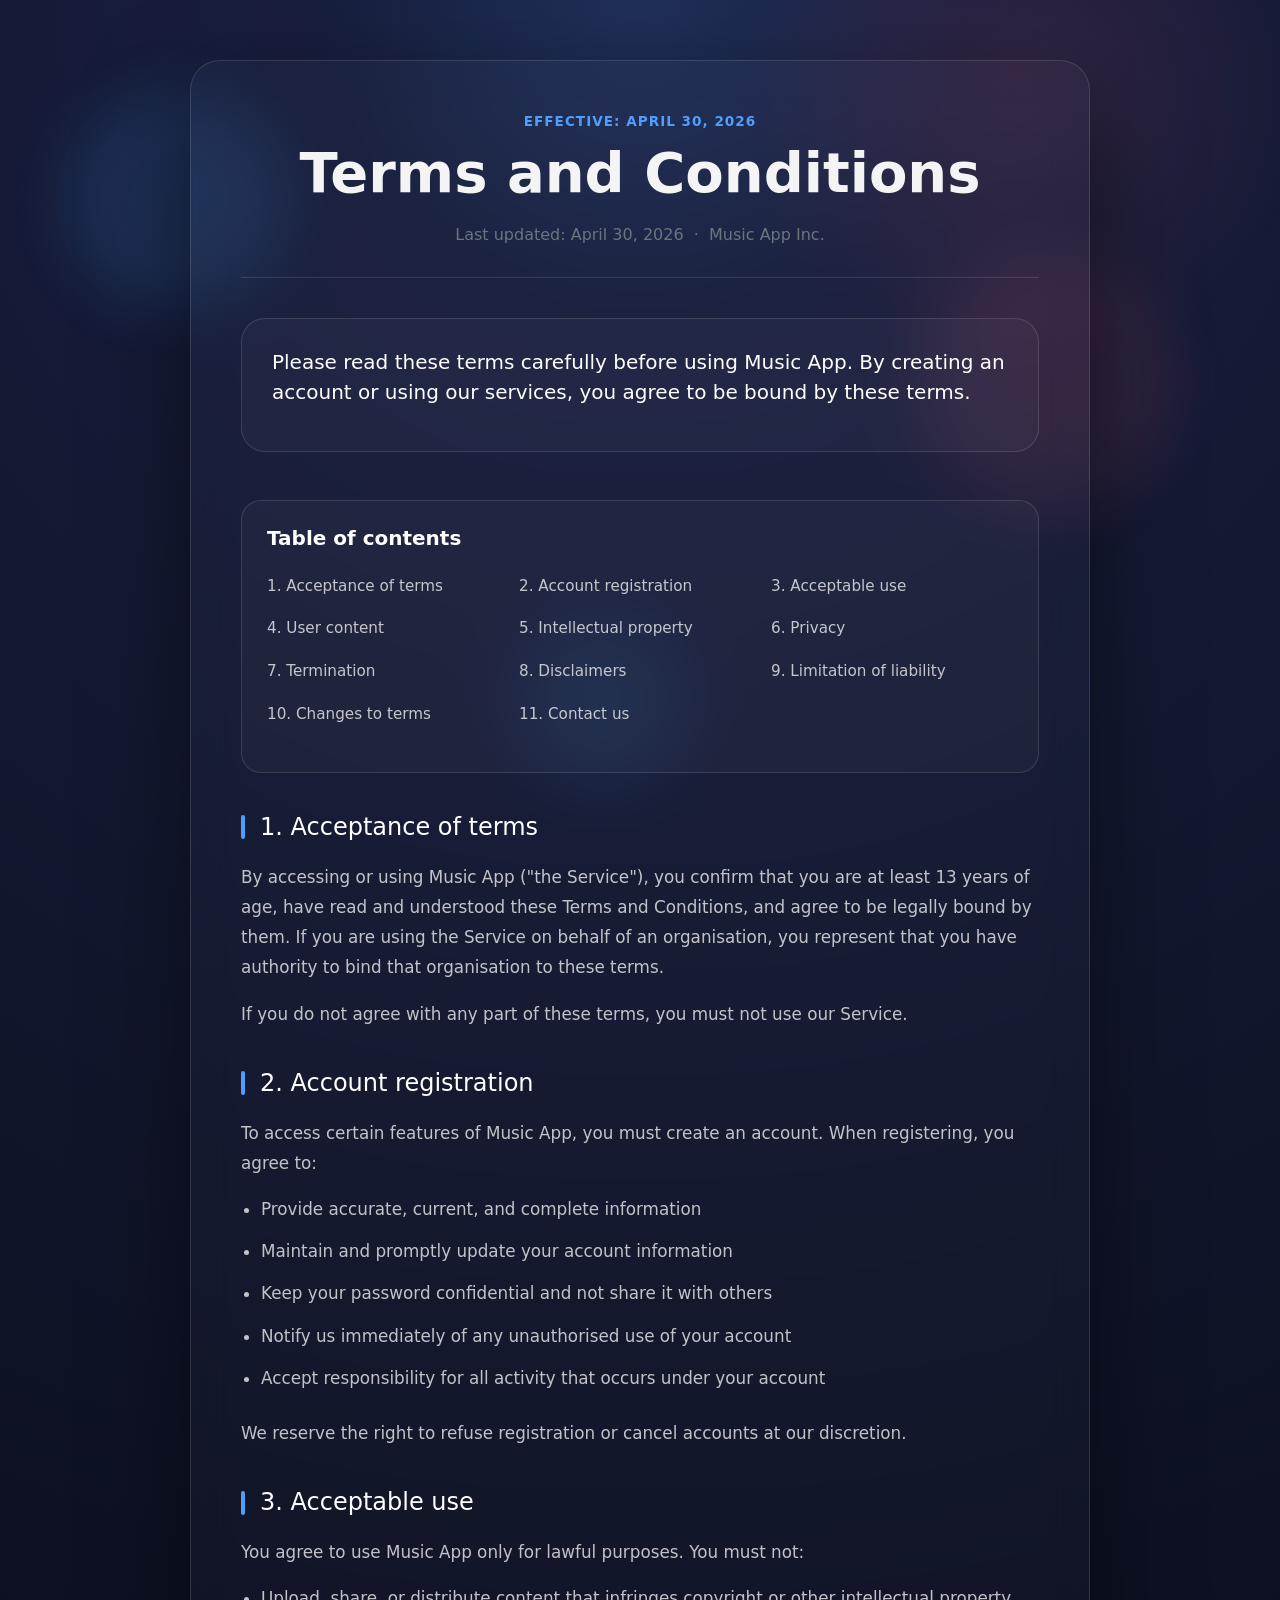
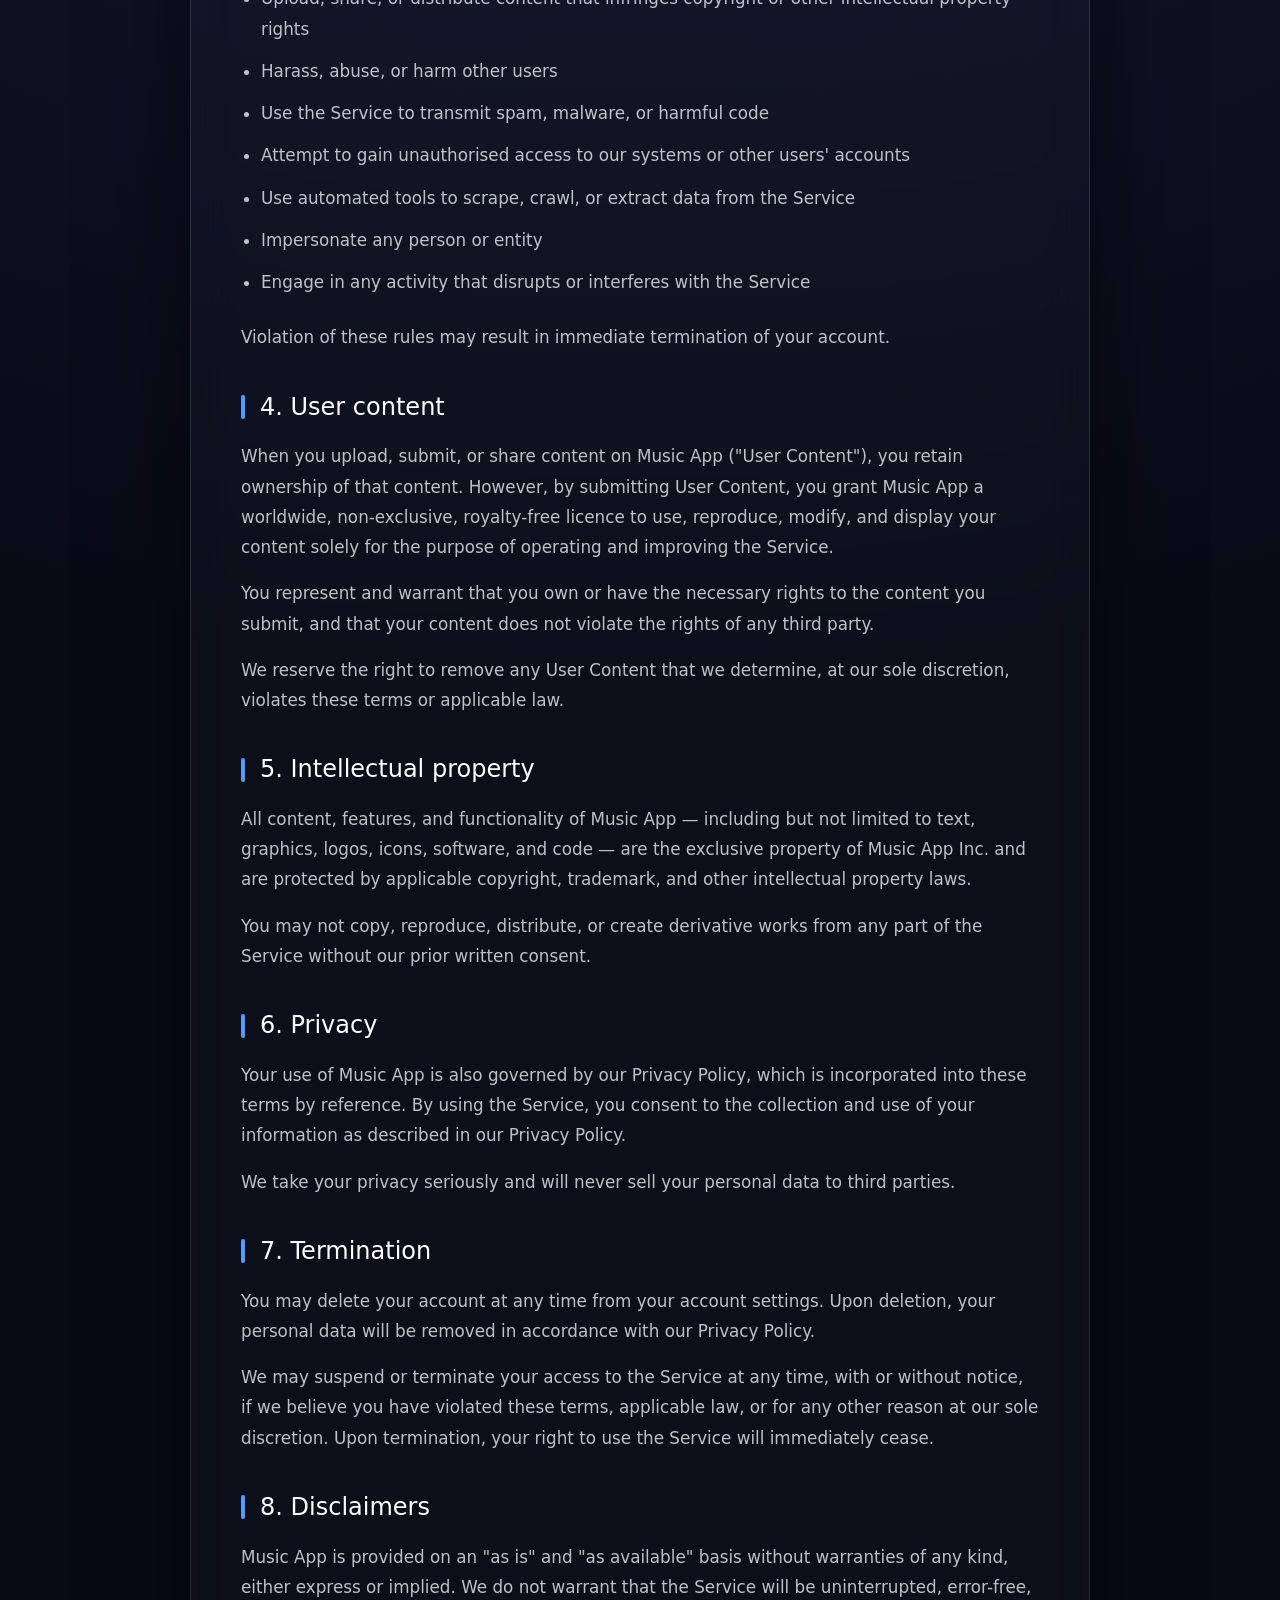
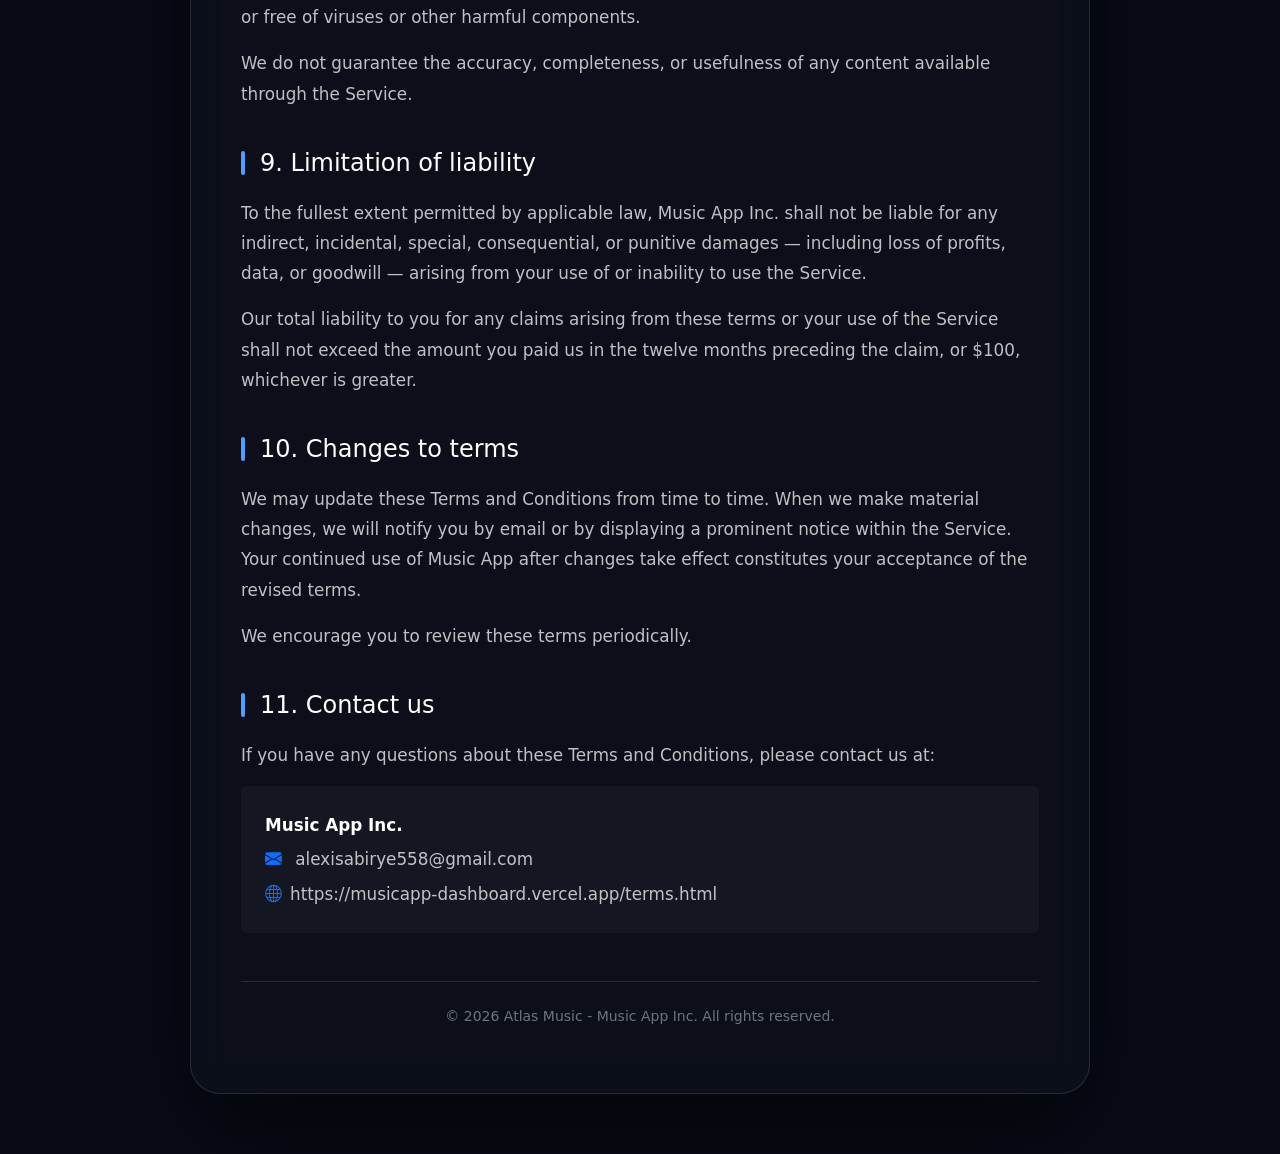
<file: terms.html>
<!DOCTYPE html>
<html lang="en">

<head>
    <meta charset="UTF-8">
    <meta name="viewport" content="width=device-width, initial-scale=1.0">
    <title>Terms and Conditions - Atlas Music</title>
    <link href="https://cdn.jsdelivr.net/npm/bootstrap@5.3.0/dist/css/bootstrap.min.css" rel="stylesheet">
    <!-- Bootstrap Icons -->
    <link href="https://cdn.jsdelivr.net/npm/bootstrap-icons@1.10.5/font/bootstrap-icons.css" rel="stylesheet">
    <link rel="stylesheet" href="styles.css">
    <style>
        .terms-container {
            max-width: 900px;
            margin: 60px auto;
            padding: 50px;
            background: rgba(255, 255, 255, 0.02);
            backdrop-filter: blur(20px);
            -webkit-backdrop-filter: blur(20px);
            border: 1px solid var(--glass-border);
            border-radius: 30px;
            box-shadow: 0 40px 100px rgba(0, 0, 0, 0.5);
            animation: fadeIn 0.8s ease-out;
        }

        @keyframes fadeIn {
            from {
                opacity: 0;
                transform: translateY(20px);
            }

            to {
                opacity: 1;
                transform: translateY(0);
            }
        }

        .terms-header {
            border-bottom: 1px solid var(--glass-border);
            padding-bottom: 30px;
            margin-bottom: 40px;
        }

        .effective-date {
            color: var(--primary-color);
            font-weight: 600;
            text-transform: uppercase;
            font-size: 0.85rem;
            letter-spacing: 1px;
        }

        .terms-content h2 {
            font-size: 1.5rem;
            margin-top: 40px;
            margin-bottom: 20px;
            color: #fff;
            display: flex;
            align-items: center;
        }

        .terms-content h2::before {
            content: '';
            display: inline-block;
            width: 4px;
            height: 24px;
            background: var(--primary-color);
            margin-right: 15px;
            border-radius: 2px;
        }

        .terms-content p,
        .terms-content li {
            color: var(--text-secondary);
            line-height: 1.8;
            font-size: 1.05rem;
        }

        .terms-content ul {
            padding-left: 20px;
            margin-bottom: 25px;
        }

        .terms-content li {
            margin-bottom: 12px;
        }

        .table-of-contents {
            background: rgba(255, 255, 255, 0.03);
            padding: 25px;
            border-radius: 20px;
            margin-bottom: 40px;
            border: 1px solid var(--glass-border);
        }

        .table-of-contents h5 {
            margin-bottom: 20px;
            font-weight: 700;
            color: #fff;
        }

        .toc-list {
            list-style: none;
            padding: 0;
            display: grid;
            grid-template-columns: repeat(auto-fill, minmax(200px, 1fr));
            gap: 10px;
        }

        .toc-link {
            color: var(--text-secondary);
            text-decoration: none;
            transition: all 0.3s ease;
            font-size: 0.95rem;
            display: block;
            padding: 5px 0;
        }

        .toc-link:hover {
            color: var(--primary-color);
            transform: translateX(5px);
        }

        .intro-box {
            background: rgba(255, 255, 255, 0.03);
            border: 1px solid var(--glass-border);
            border-radius: 24px;
            padding: 28px 30px;
        }

        .bg-mesh {
            position: fixed;
            inset: 0;
            pointer-events: none;
            z-index: -1;
            overflow: hidden;
            background: radial-gradient(circle at top, rgba(79, 158, 255, 0.12), transparent 30%),
                radial-gradient(circle at 80% 10%, rgba(255, 95, 132, 0.12), transparent 22%);
        }

        .blob {
            position: absolute;
            border-radius: 50%;
            opacity: 0.4;
            filter: blur(30px);
        }

        .blob-1 {
            width: 220px;
            height: 220px;
            background: rgba(79, 158, 255, 0.35);
            top: 10%;
            left: 5%;
        }

        .blob-2 {
            width: 260px;
            height: 260px;
            background: rgba(255, 95, 132, 0.28);
            top: 28%;
            right: 8%;
        }

        .blob-3 {
            width: 180px;
            height: 180px;
            background: rgba(79, 158, 255, 0.22);
            bottom: 12%;
            left: 40%;
        }

        .terms-content section {
            margin-bottom: 40px;
        }

        @media (max-width: 768px) {
            .terms-container {
                margin: 20px;
                padding: 30px;
            }
        }
    </style>
</head>

<body>

    <!-- Dynamic Background Elements -->
    <div class="bg-mesh">
        <div class="blob blob-1"></div>
        <div class="blob blob-2"></div>
        <div class="blob blob-3"></div>
    </div>

    <div class="container">
        <div class="terms-container">
            <div class="terms-header text-center">
                <div class="effective-date mb-2">Effective: April 30, 2026</div>
                <h1 class="display-4 fw-bold mb-3">Terms and Conditions</h1>
                <p class="text-secondary mb-0">
                    Last updated: April 30, 2026 &nbsp;&middot;&nbsp; Music App Inc.
                </p>
            </div>

            <div class="intro-box mb-5">
                <p class="lead text-white" style="font-weight: 500;">
                    Please read these terms carefully before using Music App. By creating an account or using our
                    services, you agree to be bound by these terms.
                </p>
            </div>

            <div class="table-of-contents">
                <h5>Table of contents</h5>
                <ul class="toc-list">
                    <li><a href="#acceptance" class="toc-link">1. Acceptance of terms</a></li>
                    <li><a href="#registration" class="toc-link">2. Account registration</a></li>
                    <li><a href="#use" class="toc-link">3. Acceptable use</a></li>
                    <li><a href="#content" class="toc-link">4. User content</a></li>
                    <li><a href="#property" class="toc-link">5. Intellectual property</a></li>
                    <li><a href="#privacy" class="toc-link">6. Privacy</a></li>
                    <li><a href="#termination" class="toc-link">7. Termination</a></li>
                    <li><a href="#disclaimers" class="toc-link">8. Disclaimers</a></li>
                    <li><a href="#liability" class="toc-link">9. Limitation of liability</a></li>
                    <li><a href="#changes" class="toc-link">10. Changes to terms</a></li>
                    <li><a href="#contact" class="toc-link">11. Contact us</a></li>
                </ul>
            </div>

            <div class="terms-content">
                <section id="acceptance">
                    <h2>1. Acceptance of terms</h2>
                    <p>By accessing or using Music App ("the Service"), you confirm that you are at least 13 years of
                        age, have read and understood these Terms and Conditions, and agree to be legally bound by them.
                        If you are using the Service on behalf of an organisation, you represent that you have authority
                        to bind that organisation to these terms.</p>
                    <p>If you do not agree with any part of these terms, you must not use our Service.</p>
                </section>

                <section id="registration">
                    <h2>2. Account registration</h2>
                    <p>To access certain features of Music App, you must create an account. When registering, you agree
                        to:</p>
                    <ul>
                        <li>Provide accurate, current, and complete information</li>
                        <li>Maintain and promptly update your account information</li>
                        <li>Keep your password confidential and not share it with others</li>
                        <li>Notify us immediately of any unauthorised use of your account</li>
                        <li>Accept responsibility for all activity that occurs under your account</li>
                    </ul>
                    <p>We reserve the right to refuse registration or cancel accounts at our discretion.</p>
                </section>

                <section id="use">
                    <h2>3. Acceptable use</h2>
                    <p>You agree to use Music App only for lawful purposes. You must not:</p>
                    <ul>
                        <li>Upload, share, or distribute content that infringes copyright or other intellectual property
                            rights</li>
                        <li>Harass, abuse, or harm other users</li>
                        <li>Use the Service to transmit spam, malware, or harmful code</li>
                        <li>Attempt to gain unauthorised access to our systems or other users' accounts</li>
                        <li>Use automated tools to scrape, crawl, or extract data from the Service</li>
                        <li>Impersonate any person or entity</li>
                        <li>Engage in any activity that disrupts or interferes with the Service</li>
                    </ul>
                    <p>Violation of these rules may result in immediate termination of your account.</p>
                </section>

                <section id="content">
                    <h2>4. User content</h2>
                    <p>When you upload, submit, or share content on Music App ("User Content"), you retain ownership of
                        that content. However, by submitting User Content, you grant Music App a worldwide,
                        non-exclusive, royalty-free licence to use, reproduce, modify, and display your content solely
                        for the purpose of operating and improving the Service.</p>
                    <p>You represent and warrant that you own or have the necessary rights to the content you submit,
                        and that your content does not violate the rights of any third party.</p>
                    <p>We reserve the right to remove any User Content that we determine, at our sole discretion,
                        violates these terms or applicable law.</p>
                </section>

                <section id="property">
                    <h2>5. Intellectual property</h2>
                    <p>All content, features, and functionality of Music App — including but not limited to text,
                        graphics, logos, icons, software, and code — are the exclusive property of Music App Inc. and
                        are protected by applicable copyright, trademark, and other intellectual property laws.</p>
                    <p>You may not copy, reproduce, distribute, or create derivative works from any part of the Service
                        without our prior written consent.</p>
                </section>

                <section id="privacy">
                    <h2>6. Privacy</h2>
                    <p>Your use of Music App is also governed by our Privacy Policy, which is incorporated into these
                        terms by reference. By using the Service, you consent to the collection and use of your
                        information as described in our Privacy Policy.</p>
                    <p>We take your privacy seriously and will never sell your personal data to third parties.</p>
                </section>

                <section id="termination">
                    <h2>7. Termination</h2>
                    <p>You may delete your account at any time from your account settings. Upon deletion, your personal
                        data will be removed in accordance with our Privacy Policy.</p>
                    <p>We may suspend or terminate your access to the Service at any time, with or without notice, if we
                        believe you have violated these terms, applicable law, or for any other reason at our sole
                        discretion. Upon termination, your right to use the Service will immediately cease.</p>
                </section>

                <section id="disclaimers">
                    <h2>8. Disclaimers</h2>
                    <p>Music App is provided on an "as is" and "as available" basis without warranties of any kind,
                        either express or implied. We do not warrant that the Service will be uninterrupted, error-free,
                        or free of viruses or other harmful components.</p>
                    <p>We do not guarantee the accuracy, completeness, or usefulness of any content available through
                        the Service.</p>
                </section>

                <section id="liability">
                    <h2>9. Limitation of liability</h2>
                    <p>To the fullest extent permitted by applicable law, Music App Inc. shall not be liable for any
                        indirect, incidental, special, consequential, or punitive damages — including loss of profits,
                        data, or goodwill — arising from your use of or inability to use the Service.</p>
                    <p>Our total liability to you for any claims arising from these terms or your use of the Service
                        shall not exceed the amount you paid us in the twelve months preceding the claim, or $100,
                        whichever is greater.</p>
                </section>

                <section id="changes">
                    <h2>10. Changes to terms</h2>
                    <p>We may update these Terms and Conditions from time to time. When we make material changes, we
                        will notify you by email or by displaying a prominent notice within the Service. Your continued
                        use of Music App after changes take effect constitutes your acceptance of the revised terms.</p>
                    <p>We encourage you to review these terms periodically.</p>
                </section>

                <section id="contact">
                    <h2>11. Contact us</h2>
                    <p>If you have any questions about these Terms and Conditions, please contact us at:</p>
                    <div class="card p-4 mt-3 mb-5 border-0" style="background: rgba(255,255,255,0.03);">
                        <p class="mb-1 fw-bold text-white">Music App Inc.</p>
                        <p class="mb-1"><i class="bi bi-envelope-fill me-2 text-primary"></i> alexisabirye558@gmail.com
                        </p>
                        <p class="mb-0"><i
                                class="bi bi-globe me-2 text-primary"></i>https://musicapp-dashboard.vercel.app/terms.html
                        </p>
                    </div>
                </section>
            </div>

            <div class="text-center mt-5 pt-4 border-top" style="border-color: var(--glass-border) !important;">
                <p class="text-secondary small">&copy; 2026 Atlas Music - Music App Inc. All rights reserved.</p>
            </div>
        </div>
    </div>

    <script src="https://cdn.jsdelivr.net/npm/bootstrap@5.3.0/dist/js/bootstrap.bundle.min.js"></script>
</body>

</html>
</file>
<file: styles.css>
:root {
    --background: #081018;
    --surface: #11131c;
    --surface-alt: #161a2b;
    --text: #f4f4f4;
    --muted: #9ea6bd;
    --primary: #4f9eff;
    --primary-color: #4f9eff;
    --accent: #ff5f84;
    --glass-border: rgba(255, 255, 255, 0.12);
    --text-secondary: rgba(255, 255, 255, 0.74);
}

* {
    box-sizing: border-box;
}

body {
    min-height: 100vh;
    background: radial-gradient(circle at top, #1a2143 0%, #080b16 52%);
    color: var(--text);
    font-family: Inter, system-ui, sans-serif;
}

.app-shell {
    min-height: 100vh;
}

.navbar-brand {
    font-weight: 700;
}

.nav-link {
    color: rgba(255, 255, 255, 0.78);
}

.nav-link.active,
.nav-link:hover {
    color: #ffffff;
}

.card,
.prompt-card,
.auth-form-card,
.player-modal .modal-card {
    background: rgba(20, 24, 39, 0.96);
    border: 1px solid rgba(255, 255, 255, 0.08);
}

.card-title,
.card-text,
.list-group-item,
h2,
h3,
h4,
h5 {
    color: var(--text);
}

.text-muted {
    color: #9ea6bd !important;
}

.player-slab {
    position: fixed;
    bottom: 0;
    left: 0;
    right: 0;
    padding: 18px 24px;
    border-top: 1px solid rgba(255, 255, 255, 0.08);
    z-index: 1050;
    background: rgba(8, 10, 20, 0.96);
}

.player-info {
    gap: 10px;
}

.player-thumb {
    width: 56px;
    height: 56px;
    object-fit: cover;
}

main {
    padding-bottom: 160px;
}

.btn-outline-secondary,
.btn-outline-primary,
.btn-outline-danger,
.btn-outline-light {
    color: #f4f4f4;
    border-color: rgba(255, 255, 255, 0.16);
}

.btn-outline-secondary:hover,
.btn-outline-primary:hover,
.btn-outline-danger:hover,
.btn-outline-light:hover {
    background: rgba(255, 255, 255, 0.08);
}

.bg-body {
    background: rgba(18, 18, 18, 0.94) !important;
}

.form-control,
.form-select {
    background: #14172d;
    border: 1px solid rgba(255, 255, 255, 0.12);
    color: #f4f4f4;
}

.form-control::placeholder {
    color: rgba(255, 255, 255, 0.45);
}

.form-control:focus,
.form-select:focus {
    border-color: var(--primary);
    box-shadow: 0 0 0 0.15rem rgba(79, 158, 255, 0.18);
}

.badge-secondary {
    background: #20253d;
}

.list-group-item {
    background: #111520;
}

.list-group-item.active {
    background: #20253d;
    border-color: #333333;
}

.player-modal {
    position: fixed;
    inset: 0;
    background: rgba(0, 0, 0, 0.92);
    display: flex;
    align-items: center;
    justify-content: center;
    padding: 1rem;
    z-index: 1100;
}

.player-modal.d-none {
    display: none;
}

.player-modal .modal-card {
    width: min(960px, 100%);
    max-height: calc(100vh - 2rem);
    overflow-y: auto;
    border-radius: 24px;
    padding: 1.5rem;
}

.player-modal .modal-card img {
    width: 100%;
    border-radius: 18px;
    object-fit: cover;
}

.player-modal .close-modal {
    position: absolute;
    right: 1.5rem;
    top: 1.5rem;
    background: rgba(255, 255, 255, 0.08);
    border: none;
    color: var(--text);
    width: 40px;
    height: 40px;
    border-radius: 50%;
}

.auth-panel {
    color: #f4f4f4;
    display: flex;
    align-items: center;
    gap: 0.75rem;
}

.auth-panel strong {
    color: var(--primary);
}

.prompt-card,
.auth-form-card {
    border-radius: 20px;
    padding: 2rem;
}

.prompt-card h3,
.auth-form-card h3 {
    color: #fff;
}

.toast-message {
    min-width: 220px;
}

.toast-message .btn-close {
    filter: invert(1);
}
</file>
